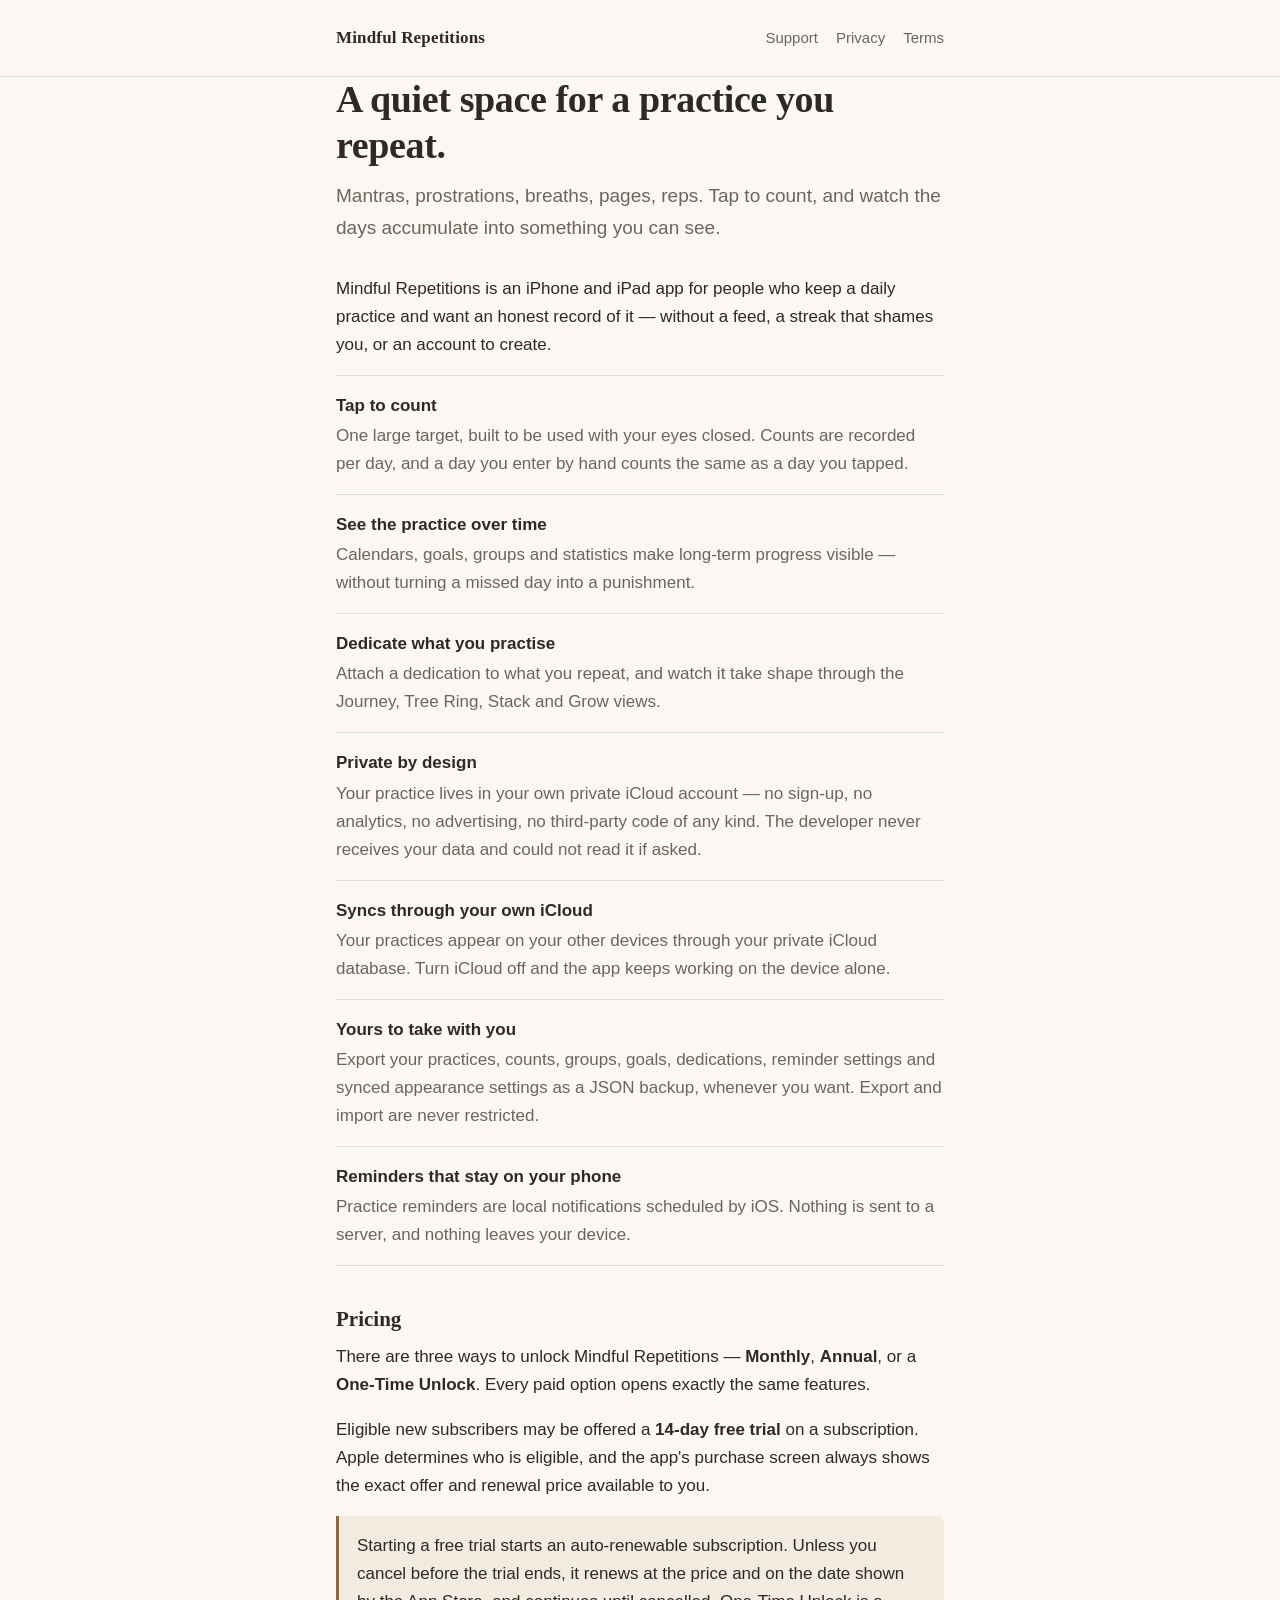
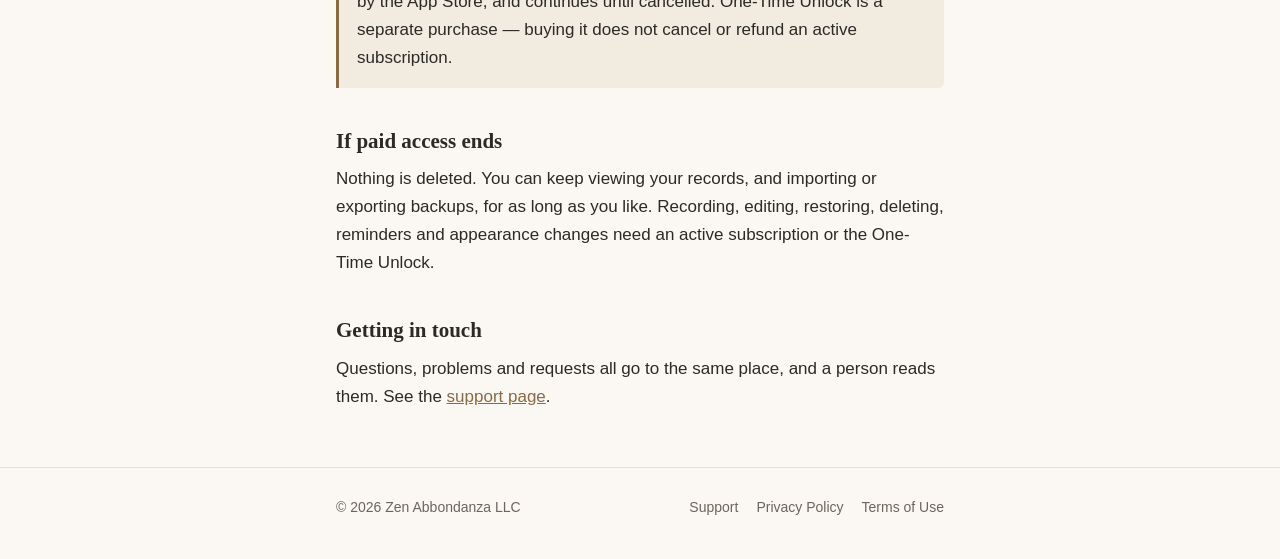
<file: index.html>
<!DOCTYPE html>
<html lang="en">
<head>
<meta charset="utf-8">
<meta name="viewport" content="width=device-width, initial-scale=1">
<title>Mindful Repetitions</title>
<meta name="description" content="A quiet space for a practice you repeat. Your practice stays on your device and in your own private iCloud account.">
<link rel="canonical" href="https://mindfulrepetitions.space/">
<meta property="og:type" content="website">
<meta property="og:title" content="Mindful Repetitions">
<meta property="og:description" content="A quiet space for a practice you repeat. Your practice stays on your device and in your own private iCloud account.">
<meta property="og:url" content="https://mindfulrepetitions.space/">
<link rel="icon" href="/icon.svg" type="image/svg+xml">
<link rel="stylesheet" href="/styles.css">
</head>
<body>

<a class="skip-link" href="#main">Skip to content</a>

<header class="site-header">
  <div class="wrap">
    <a class="wordmark" href="/">Mindful Repetitions</a>
    <nav class="site-nav">
      <a href="/support/">Support</a>
      <a href="/privacy/">Privacy</a>
      <a href="/terms/">Terms</a>
    </nav>
  </div>
</header>

<main class="wrap" id="main">

  <h1>A quiet space for a practice you repeat.</h1>

  <p class="lede">Mantras, prostrations, breaths, pages, reps. Tap to count, and watch
  the days accumulate into something you can see.</p>

  <p>Mindful Repetitions is an iPhone and iPad app for people who keep a daily practice and
  want an honest record of it — without a feed, a streak that shames you, or an account to
  create.</p>

  <ul class="features">
    <li>
      <b>Tap to count</b>
      <span>One large target, built to be used with your eyes closed. Counts are recorded
      per day, and a day you enter by hand counts the same as a day you tapped.</span>
    </li>
    <li>
      <b>See the practice over time</b>
      <span>Calendars, goals, groups and statistics make long-term progress visible —
      without turning a missed day into a punishment.</span>
    </li>
    <li>
      <b>Dedicate what you practise</b>
      <span>Attach a dedication to what you repeat, and watch it take shape through the
      Journey, Tree Ring, Stack and Grow views.</span>
    </li>
    <li>
      <b>Private by design</b>
      <span>Your practice lives in your own private iCloud account — no sign-up, no
      analytics, no advertising, no third-party code of any kind. The developer never
      receives your data and could not read it if asked.</span>
    </li>
    <li>
      <b>Syncs through your own iCloud</b>
      <span>Your practices appear on your other devices through your private iCloud
      database. Turn iCloud off and the app keeps working on the device alone.</span>
    </li>
    <li>
      <b>Yours to take with you</b>
      <span>Export your practices, counts, groups, goals, dedications, reminder settings and
      synced appearance settings as a JSON backup, whenever you want. Export and import are
      never restricted.</span>
    </li>
    <li>
      <b>Reminders that stay on your phone</b>
      <span>Practice reminders are local notifications scheduled by iOS. Nothing is sent to
      a server, and nothing leaves your device.</span>
    </li>
  </ul>

  <h2>Pricing</h2>

  <p>There are three ways to unlock Mindful Repetitions — <strong>Monthly</strong>,
  <strong>Annual</strong>, or a <strong>One-Time Unlock</strong>. Every paid option opens
  exactly the same features.</p>

  <p>Eligible new subscribers may be offered a <strong>14-day free trial</strong> on a
  subscription. Apple determines who is eligible, and the app's purchase screen always shows
  the exact offer and renewal price available to you.</p>

  <div class="note">
    <p>Starting a free trial starts an auto-renewable subscription. Unless you cancel before
    the trial ends, it renews at the price and on the date shown by the App Store, and
    continues until cancelled. One-Time Unlock is a separate purchase — buying it does not
    cancel or refund an active subscription.</p>
  </div>

  <h2>If paid access ends</h2>

  <p>Nothing is deleted. You can keep viewing your records, and importing or exporting
  backups, for as long as you like. Recording, editing, restoring, deleting, reminders and
  appearance changes need an active subscription or the One-Time Unlock.</p>

  <h2>Getting in touch</h2>

  <p>Questions, problems and requests all go to the same place, and a person reads them.
  See the <a href="/support/">support page</a>.</p>

</main>

<footer class="site-footer">
  <div class="wrap">
    <span>&copy; 2026 Zen Abbondanza LLC</span>
    <span class="footer-links">
      <a href="/support/">Support</a>
      <a href="/privacy/">Privacy Policy</a>
      <a href="/terms/">Terms of Use</a>
    </span>
  </div>
</footer>

</body>
</html>
</file>
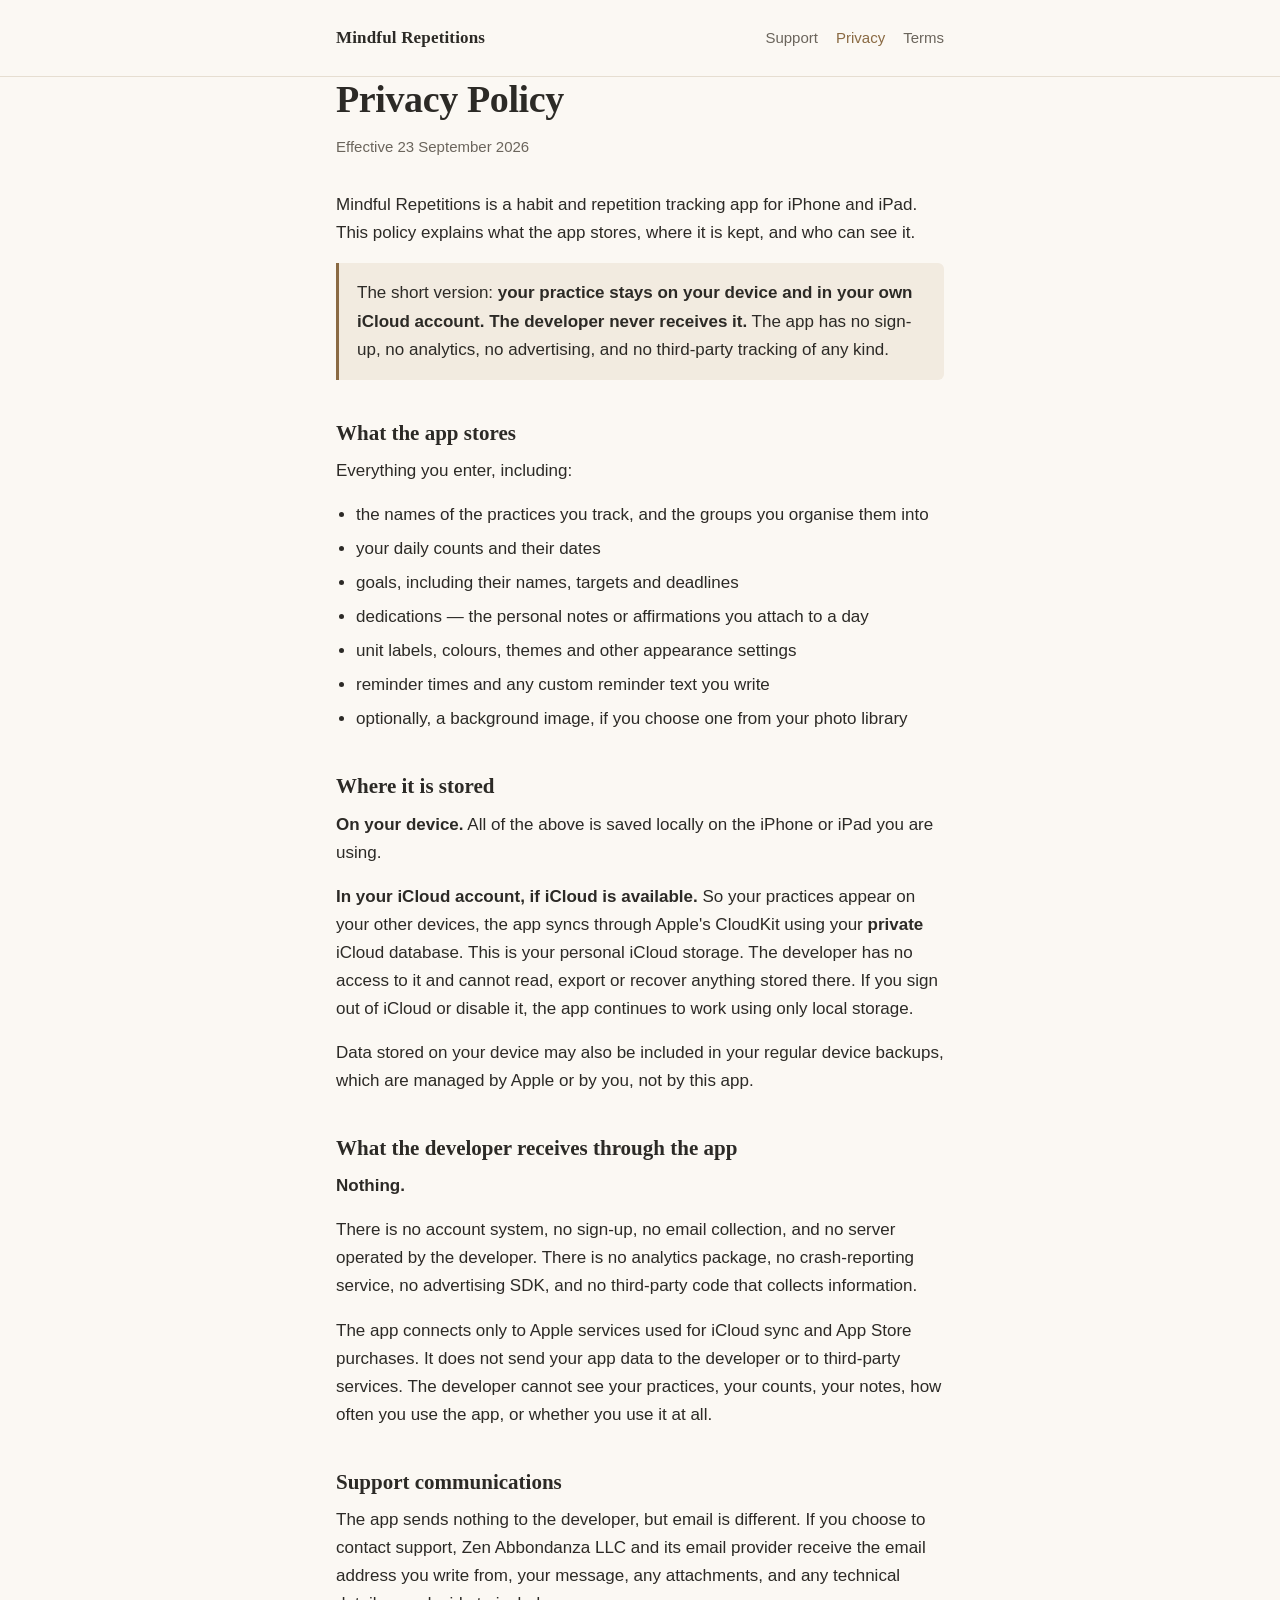
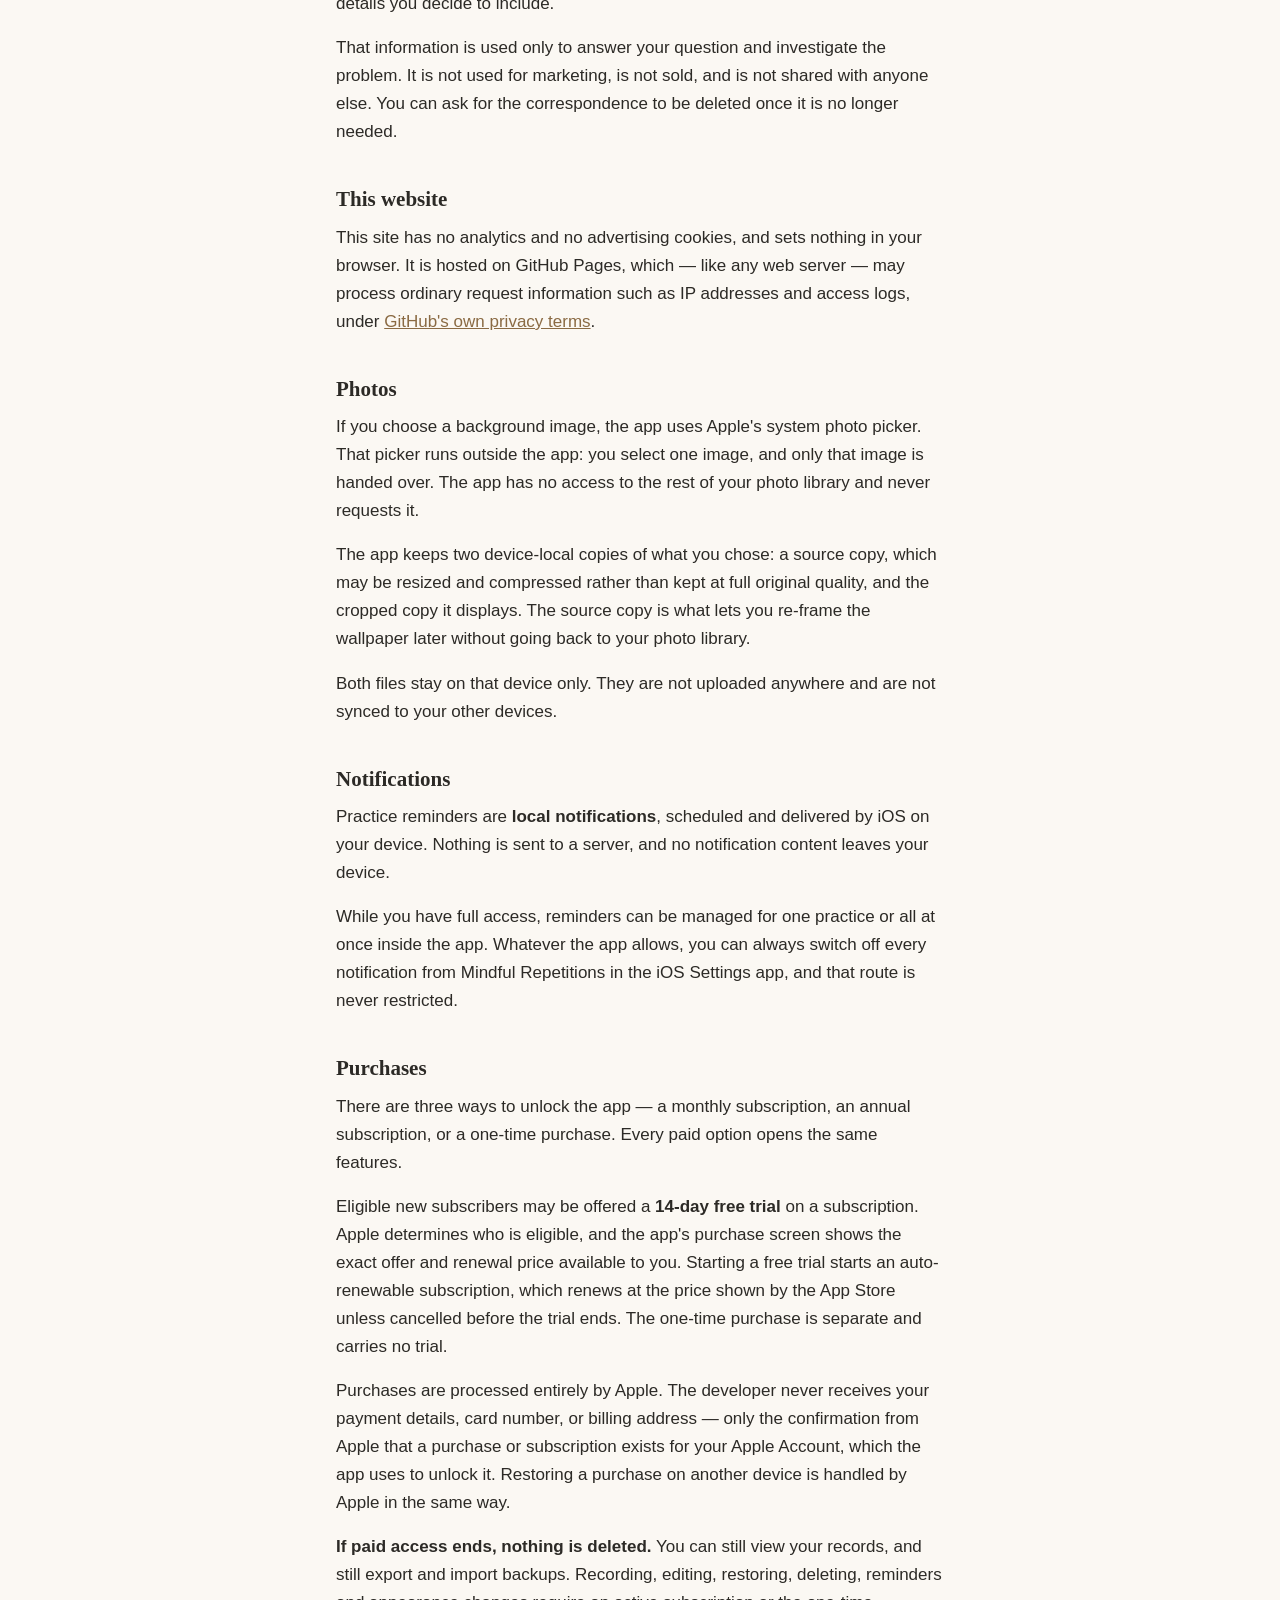
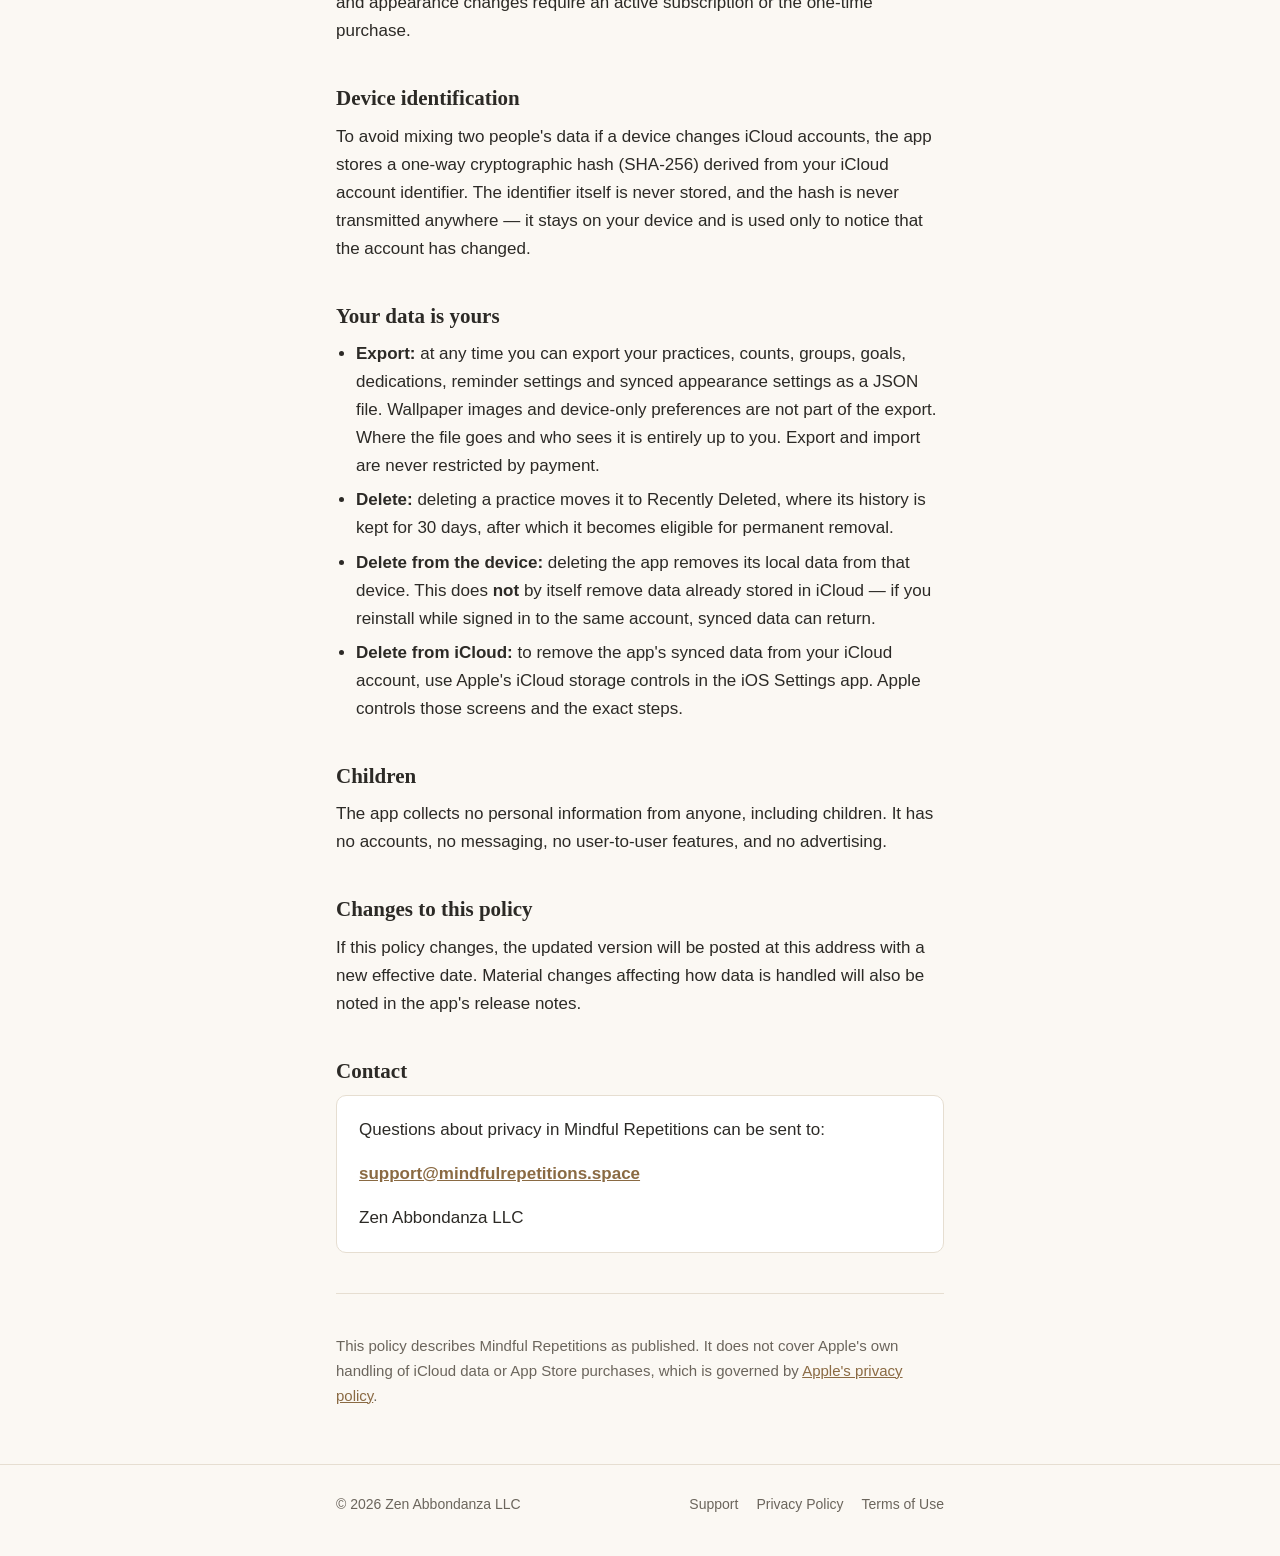
<file: privacy/index.html>
<!DOCTYPE html>
<html lang="en">
<head>
<meta charset="utf-8">
<meta name="viewport" content="width=device-width, initial-scale=1">
<title>Privacy Policy — Mindful Repetitions</title>
<meta name="description" content="Your practice stays on your device and in your own private iCloud account. The developer never receives it.">
<link rel="canonical" href="https://mindfulrepetitions.space/privacy/">
<link rel="icon" href="/icon.svg" type="image/svg+xml">
<link rel="stylesheet" href="/styles.css">
</head>
<body>

<a class="skip-link" href="#main">Skip to content</a>

<header class="site-header">
  <div class="wrap">
    <a class="wordmark" href="/">Mindful Repetitions</a>
    <nav class="site-nav">
      <a href="/support/">Support</a>
      <a href="/privacy/" aria-current="page">Privacy</a>
      <a href="/terms/">Terms</a>
    </nav>
  </div>
</header>

<main class="wrap" id="main">

  <h1>Privacy Policy</h1>

  <p class="effective">Effective 23 September 2026</p>

  <p>Mindful Repetitions is a habit and repetition tracking app for iPhone and iPad. This
  policy explains what the app stores, where it is kept, and who can see it.</p>

  <div class="note">
    <p>The short version: <strong>your practice stays on your device and in your own iCloud
    account. The developer never receives it.</strong> The app has no sign-up, no analytics,
    no advertising, and no third-party tracking of any kind.</p>
  </div>

  <h2>What the app stores</h2>

  <p>Everything you enter, including:</p>

  <ul>
    <li>the names of the practices you track, and the groups you organise them into</li>
    <li>your daily counts and their dates</li>
    <li>goals, including their names, targets and deadlines</li>
    <li>dedications — the personal notes or affirmations you attach to a day</li>
    <li>unit labels, colours, themes and other appearance settings</li>
    <li>reminder times and any custom reminder text you write</li>
    <li>optionally, a background image, if you choose one from your photo library</li>
  </ul>

  <h2>Where it is stored</h2>

  <p><strong>On your device.</strong> All of the above is saved locally on the iPhone or
  iPad you are using.</p>

  <p><strong>In your iCloud account, if iCloud is available.</strong> So your practices
  appear on your other devices, the app syncs through Apple's CloudKit using your
  <strong>private</strong> iCloud database. This is your personal iCloud storage. The
  developer has no access to it and cannot read, export or recover anything stored there.
  If you sign out of iCloud or disable it, the app continues to work using only local
  storage.</p>

  <p>Data stored on your device may also be included in your regular device backups, which
  are managed by Apple or by you, not by this app.</p>

  <h2>What the developer receives through the app</h2>

  <p><strong>Nothing.</strong></p>

  <p>There is no account system, no sign-up, no email collection, and no server operated by
  the developer. There is no analytics package, no crash-reporting service, no advertising
  SDK, and no third-party code that collects information.</p>

  <p>The app connects only to Apple services used for iCloud sync and App Store purchases.
  It does not send your app data to the developer or to third-party services. The developer
  cannot see your practices, your counts, your notes, how often you use the app, or whether
  you use it at all.</p>

  <h2>Support communications</h2>

  <p>The app sends nothing to the developer, but email is different. If you choose to
  contact support, Zen Abbondanza LLC and its email provider receive the email address you
  write from, your message, any attachments, and any technical details you decide to
  include.</p>

  <p>That information is used only to answer your question and investigate the problem. It
  is not used for marketing, is not sold, and is not shared with anyone else. You can ask
  for the correspondence to be deleted once it is no longer needed.</p>

  <h2>This website</h2>

  <p>This site has no analytics and no advertising cookies, and sets nothing in your
  browser. It is hosted on GitHub Pages, which — like any web server — may process ordinary
  request information such as IP addresses and access logs, under
  <a href="https://docs.github.com/en/site-policy/privacy-policies/github-general-privacy-statement">GitHub's
  own privacy terms</a>.</p>

  <h2>Photos</h2>

  <p>If you choose a background image, the app uses Apple's system photo picker. That picker
  runs outside the app: you select one image, and only that image is handed over. The app
  has no access to the rest of your photo library and never requests it.</p>

  <p>The app keeps two device-local copies of what you chose: a source copy, which may be
  resized and compressed rather than kept at full original quality, and the cropped copy it
  displays. The source copy is what lets you re-frame the wallpaper later without going back
  to your photo library.</p>

  <p>Both files stay on that device only. They are not uploaded anywhere and are not synced
  to your other devices.</p>

  <h2>Notifications</h2>

  <p>Practice reminders are <strong>local notifications</strong>, scheduled and delivered by
  iOS on your device. Nothing is sent to a server, and no notification content leaves your
  device.</p>

  <p>While you have full access, reminders can be managed for one practice or all at once
  inside the app. Whatever the app allows, you can always switch off every notification from
  Mindful Repetitions in the iOS Settings app, and that route is never restricted.</p>

  <h2>Purchases</h2>

  <p>There are three ways to unlock the app — a monthly subscription, an annual
  subscription, or a one-time purchase. Every paid option opens the same features.</p>

  <p>Eligible new subscribers may be offered a <strong>14-day free trial</strong> on a
  subscription. Apple determines who is eligible, and the app's purchase screen shows the
  exact offer and renewal price available to you. Starting a free trial starts an
  auto-renewable subscription, which renews at the price shown by the App Store unless
  cancelled before the trial ends. The one-time purchase is separate and carries no
  trial.</p>

  <p>Purchases are processed entirely by Apple. The developer never receives your payment
  details, card number, or billing address — only the confirmation from Apple that a
  purchase or subscription exists for your Apple Account, which the app uses to unlock it.
  Restoring a purchase on another device is handled by Apple in the same way.</p>

  <p><strong>If paid access ends, nothing is deleted.</strong> You can still view your
  records, and still export and import backups. Recording, editing, restoring, deleting,
  reminders and appearance changes require an active subscription or the one-time
  purchase.</p>

  <h2>Device identification</h2>

  <p>To avoid mixing two people's data if a device changes iCloud accounts, the app stores a
  one-way cryptographic hash (SHA-256) derived from your iCloud account identifier. The
  identifier itself is never stored, and the hash is never transmitted anywhere — it stays
  on your device and is used only to notice that the account has changed.</p>

  <h2>Your data is yours</h2>

  <ul>
    <li><strong>Export:</strong> at any time you can export your practices, counts, groups,
    goals, dedications, reminder settings and synced appearance settings as a JSON file.
    Wallpaper images and device-only preferences are not part of the export. Where the file
    goes and who sees it is entirely up to you. Export and import are never restricted by
    payment.</li>
    <li><strong>Delete:</strong> deleting a practice moves it to Recently Deleted, where its
    history is kept for 30 days, after which it becomes eligible for permanent removal.</li>
    <li><strong>Delete from the device:</strong> deleting the app removes its local data from
    that device. This does <strong>not</strong> by itself remove data already stored in
    iCloud — if you reinstall while signed in to the same account, synced data can
    return.</li>
    <li><strong>Delete from iCloud:</strong> to remove the app's synced data from your iCloud
    account, use Apple's iCloud storage controls in the iOS Settings app. Apple controls
    those screens and the exact steps.</li>
  </ul>

  <h2>Children</h2>

  <p>The app collects no personal information from anyone, including children. It has no
  accounts, no messaging, no user-to-user features, and no advertising.</p>

  <h2>Changes to this policy</h2>

  <p>If this policy changes, the updated version will be posted at this address with a new
  effective date. Material changes affecting how data is handled will also be noted in the
  app's release notes.</p>

  <h2>Contact</h2>

  <div class="contact">
    <p>Questions about privacy in Mindful Repetitions can be sent to:</p>
    <p><a href="mailto:support@mindfulrepetitions.space">support@mindfulrepetitions.space</a></p>
    <p>Zen Abbondanza LLC</p>
  </div>

  <hr>

  <p class="effective">This policy describes Mindful Repetitions as published. It does not
  cover Apple's own handling of iCloud data or App Store purchases, which is governed by
  <a href="https://www.apple.com/legal/privacy/">Apple's privacy policy</a>.</p>

</main>

<footer class="site-footer">
  <div class="wrap">
    <span>&copy; 2026 Zen Abbondanza LLC</span>
    <span class="footer-links">
      <a href="/support/">Support</a>
      <a href="/privacy/">Privacy Policy</a>
      <a href="/terms/">Terms of Use</a>
    </span>
  </div>
</footer>

</body>
</html>
</file>
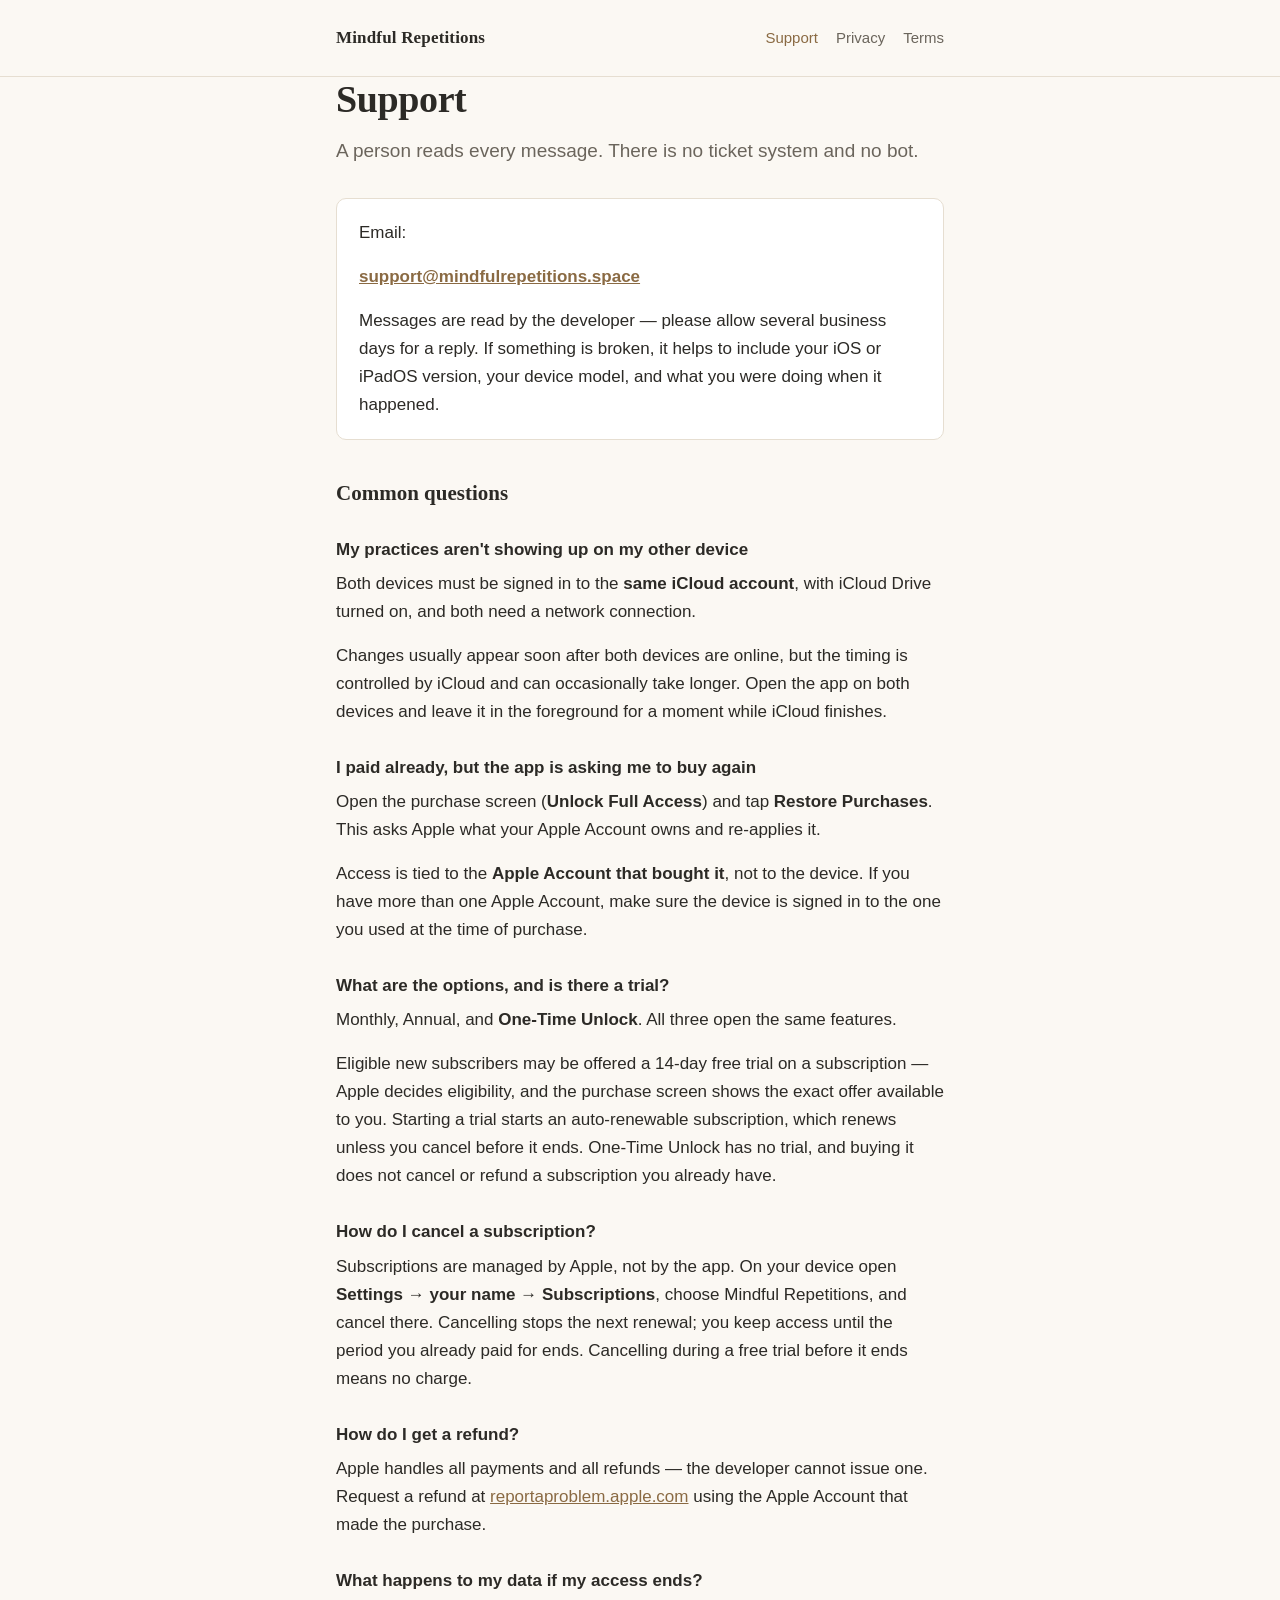
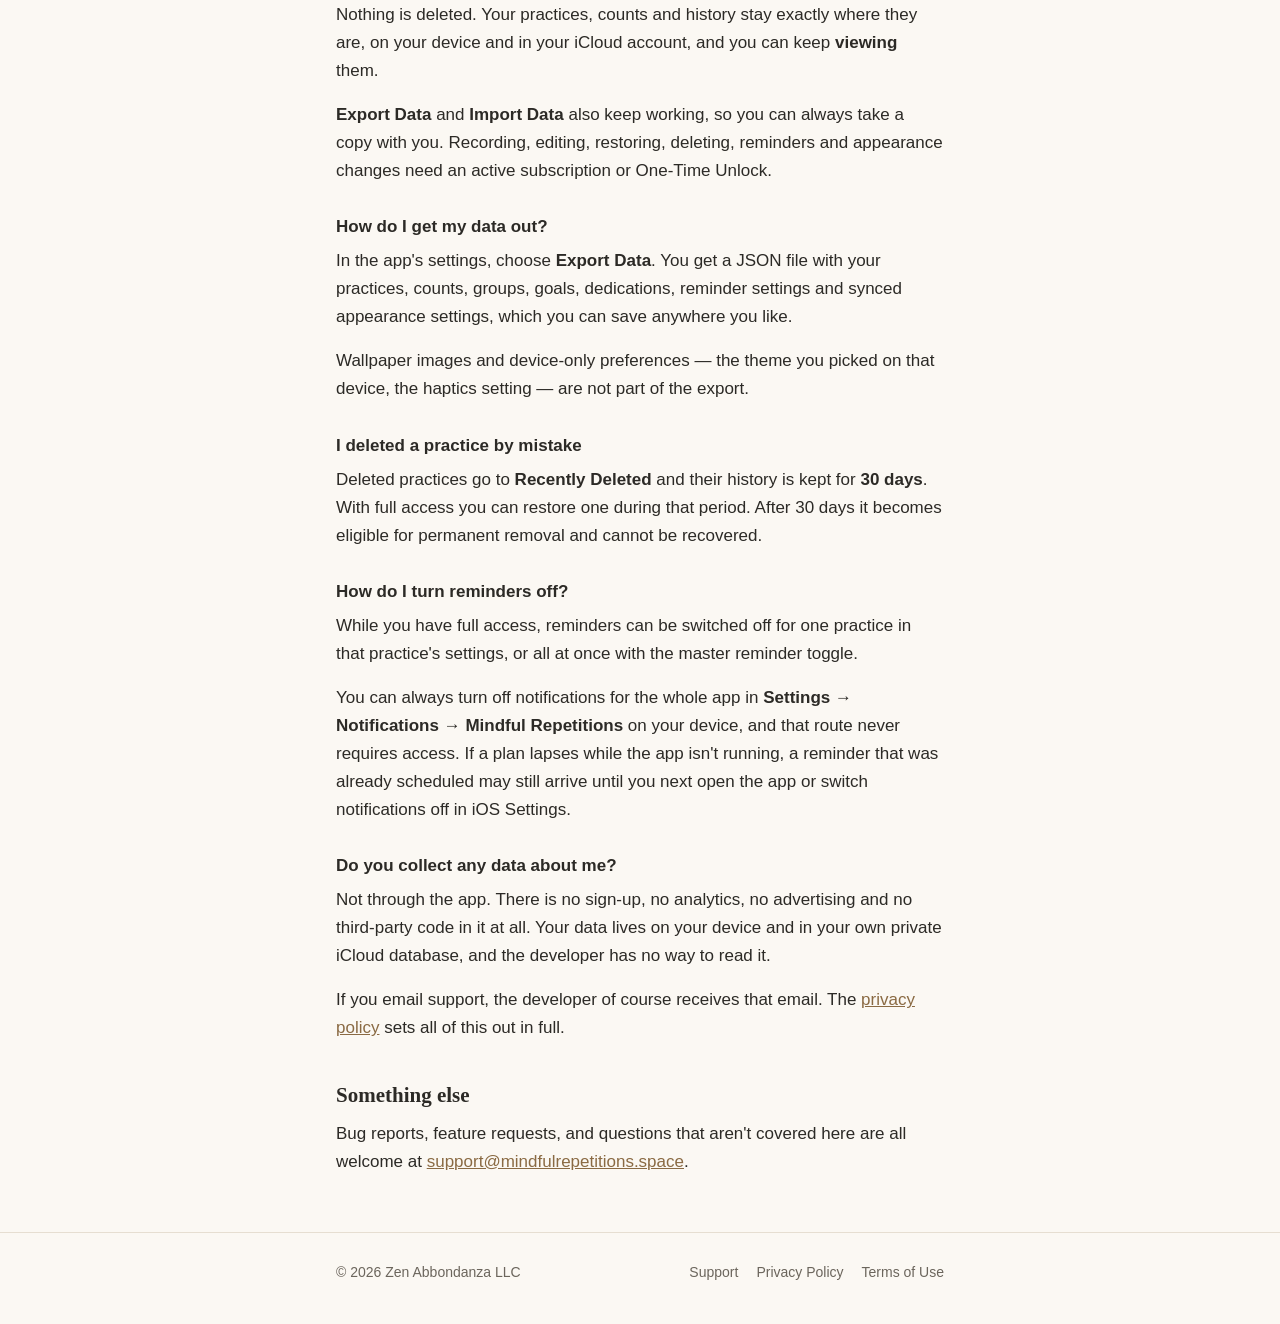
<file: support/index.html>
<!DOCTYPE html>
<html lang="en">
<head>
<meta charset="utf-8">
<meta name="viewport" content="width=device-width, initial-scale=1">
<title>Support — Mindful Repetitions</title>
<meta name="description" content="Help with Mindful Repetitions: syncing, purchases, exporting your data, and how to reach a person.">
<link rel="canonical" href="https://mindfulrepetitions.space/support/">
<link rel="icon" href="/icon.svg" type="image/svg+xml">
<link rel="stylesheet" href="/styles.css">
</head>
<body>

<a class="skip-link" href="#main">Skip to content</a>

<header class="site-header">
  <div class="wrap">
    <a class="wordmark" href="/">Mindful Repetitions</a>
    <nav class="site-nav">
      <a href="/support/" aria-current="page">Support</a>
      <a href="/privacy/">Privacy</a>
      <a href="/terms/">Terms</a>
    </nav>
  </div>
</header>

<main class="wrap" id="main">

  <h1>Support</h1>

  <p class="lede">A person reads every message. There is no ticket system and no bot.</p>

  <div class="contact">
    <p>Email:</p>
    <p><a href="mailto:support@mindfulrepetitions.space">support@mindfulrepetitions.space</a></p>
    <p>Messages are read by the developer — please allow several business days for a reply.
    If something is broken, it helps to include your iOS or iPadOS version, your device
    model, and what you were doing when it happened.</p>
  </div>

  <h2>Common questions</h2>

  <h3>My practices aren't showing up on my other device</h3>

  <p>Both devices must be signed in to the <strong>same iCloud account</strong>, with iCloud
  Drive turned on, and both need a network connection.</p>

  <p>Changes usually appear soon after both devices are online, but the timing is controlled
  by iCloud and can occasionally take longer. Open the app on both devices and leave it in
  the foreground for a moment while iCloud finishes.</p>

  <h3>I paid already, but the app is asking me to buy again</h3>

  <p>Open the purchase screen (<strong>Unlock Full Access</strong>) and tap
  <strong>Restore Purchases</strong>. This asks Apple what your Apple Account owns and
  re-applies it.</p>

  <p>Access is tied to the <strong>Apple Account that bought it</strong>, not to the device.
  If you have more than one Apple Account, make sure the device is signed in to the one you
  used at the time of purchase.</p>

  <h3>What are the options, and is there a trial?</h3>

  <p>Monthly, Annual, and <strong>One-Time Unlock</strong>. All three open the same
  features.</p>

  <p>Eligible new subscribers may be offered a 14-day free trial on a subscription — Apple
  decides eligibility, and the purchase screen shows the exact offer available to you.
  Starting a trial starts an auto-renewable subscription, which renews unless you cancel
  before it ends. One-Time Unlock has no trial, and buying it does not cancel or refund a
  subscription you already have.</p>

  <h3>How do I cancel a subscription?</h3>

  <p>Subscriptions are managed by Apple, not by the app. On your device open <strong>Settings
  → your name → Subscriptions</strong>, choose Mindful Repetitions, and cancel there.
  Cancelling stops the next renewal; you keep access until the period you already paid for
  ends. Cancelling during a free trial before it ends means no charge.</p>

  <h3>How do I get a refund?</h3>

  <p>Apple handles all payments and all refunds — the developer cannot issue one. Request a
  refund at <a href="https://reportaproblem.apple.com">reportaproblem.apple.com</a> using
  the Apple Account that made the purchase.</p>

  <h3>What happens to my data if my access ends?</h3>

  <p>Nothing is deleted. Your practices, counts and history stay exactly where they are, on
  your device and in your iCloud account, and you can keep <strong>viewing</strong> them.</p>

  <p><strong>Export Data</strong> and <strong>Import Data</strong> also keep working, so you
  can always take a copy with you. Recording, editing, restoring, deleting, reminders and
  appearance changes need an active subscription or One-Time Unlock.</p>

  <h3>How do I get my data out?</h3>

  <p>In the app's settings, choose <strong>Export Data</strong>. You get a JSON file with
  your practices, counts, groups, goals, dedications, reminder settings and synced
  appearance settings, which you can save anywhere you like.</p>

  <p>Wallpaper images and device-only preferences — the theme you picked on that device, the
  haptics setting — are not part of the export.</p>

  <h3>I deleted a practice by mistake</h3>

  <p>Deleted practices go to <strong>Recently Deleted</strong> and their history is kept for
  <strong>30 days</strong>. With full access you can restore one during that period. After
  30 days it becomes eligible for permanent removal and cannot be recovered.</p>

  <h3>How do I turn reminders off?</h3>

  <p>While you have full access, reminders can be switched off for one practice in that
  practice's settings, or all at once with the master reminder toggle.</p>

  <p>You can always turn off notifications for the whole app in <strong>Settings →
  Notifications → Mindful Repetitions</strong> on your device, and that route never
  requires access. If a plan lapses while the app isn't running, a reminder that was already
  scheduled may still arrive until you next open the app or switch notifications off in iOS
  Settings.</p>

  <h3>Do you collect any data about me?</h3>

  <p>Not through the app. There is no sign-up, no analytics, no advertising and no
  third-party code in it at all. Your data lives on your device and in your own private
  iCloud database, and the developer has no way to read it.</p>

  <p>If you email support, the developer of course receives that email. The
  <a href="/privacy/">privacy policy</a> sets all of this out in full.</p>

  <h2>Something else</h2>

  <p>Bug reports, feature requests, and questions that aren't covered here are all welcome
  at <a href="mailto:support@mindfulrepetitions.space">support@mindfulrepetitions.space</a>.</p>

</main>

<footer class="site-footer">
  <div class="wrap">
    <span>&copy; 2026 Zen Abbondanza LLC</span>
    <span class="footer-links">
      <a href="/support/">Support</a>
      <a href="/privacy/">Privacy Policy</a>
      <a href="/terms/">Terms of Use</a>
    </span>
  </div>
</footer>

</body>
</html>
</file>
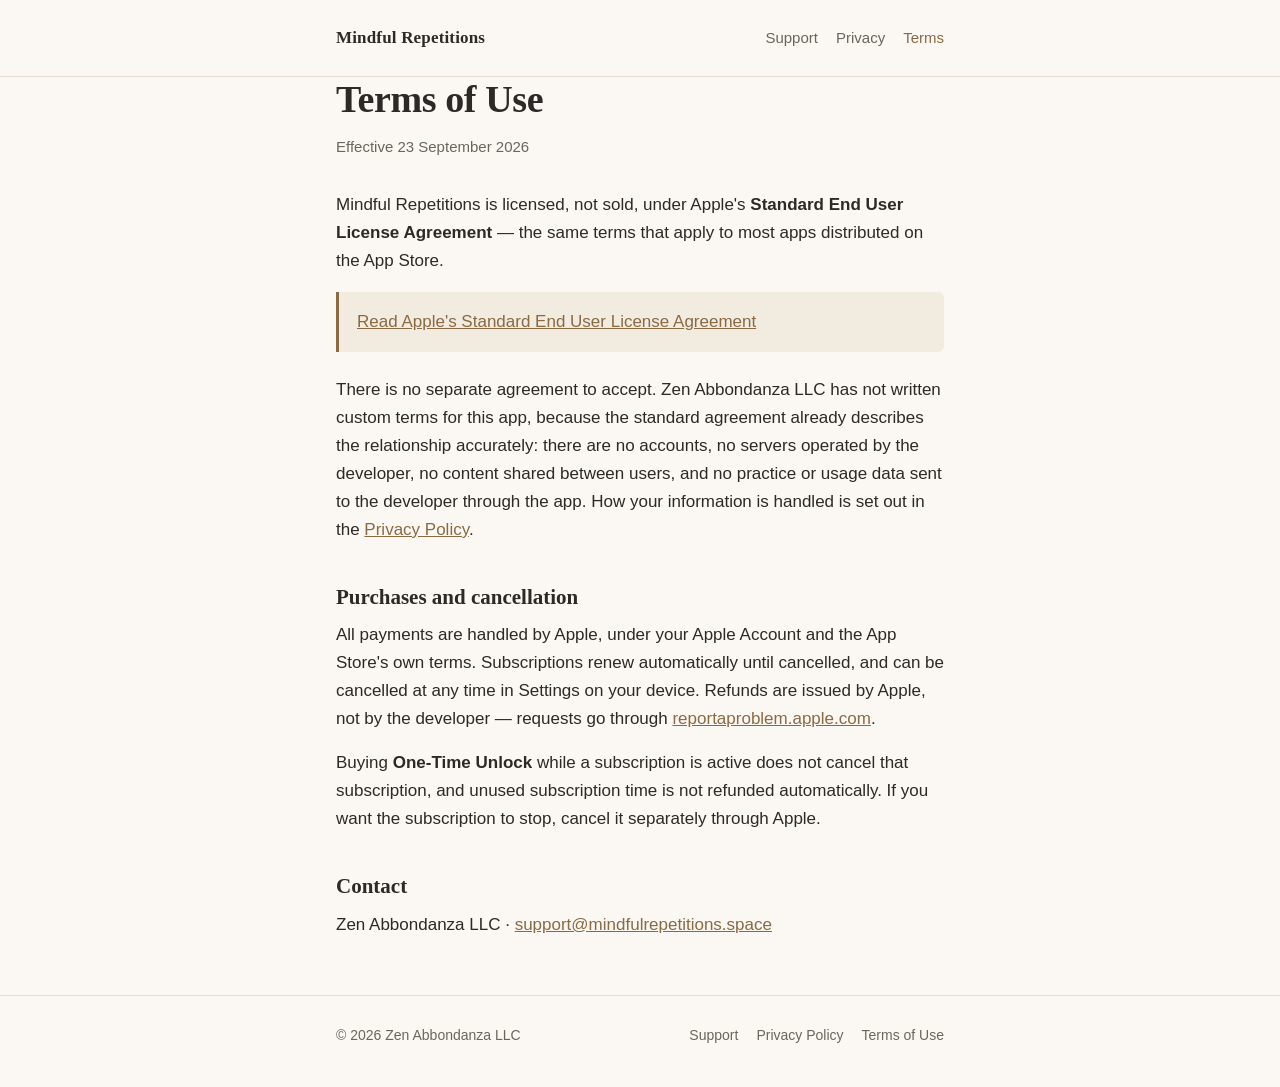
<file: terms/index.html>
<!DOCTYPE html>
<html lang="en">
<head>
<meta charset="utf-8">
<meta name="viewport" content="width=device-width, initial-scale=1">
<title>Terms of Use — Mindful Repetitions</title>
<meta name="description" content="Mindful Repetitions is licensed under Apple's standard End User License Agreement.">
<link rel="canonical" href="https://mindfulrepetitions.space/terms/">
<link rel="icon" href="/icon.svg" type="image/svg+xml">
<link rel="stylesheet" href="/styles.css">
</head>
<body>

<a class="skip-link" href="#main">Skip to content</a>

<header class="site-header">
  <div class="wrap">
    <a class="wordmark" href="/">Mindful Repetitions</a>
    <nav class="site-nav">
      <a href="/support/">Support</a>
      <a href="/privacy/">Privacy</a>
      <a href="/terms/" aria-current="page">Terms</a>
    </nav>
  </div>
</header>

<main class="wrap" id="main">

  <h1>Terms of Use</h1>

  <p class="effective">Effective 23 September 2026</p>

  <p>Mindful Repetitions is licensed, not sold, under Apple's <strong>Standard End User
  License Agreement</strong> — the same terms that apply to most apps distributed on the
  App Store.</p>

  <div class="note">
    <p><a href="https://www.apple.com/legal/internet-services/itunes/dev/stdeula/">Read
    Apple's Standard End User License Agreement</a></p>
  </div>

  <p>There is no separate agreement to accept. Zen Abbondanza LLC has not written custom
  terms for this app, because the standard agreement already describes the relationship
  accurately: there are no accounts, no servers operated by the developer, no content
  shared between users, and no practice or usage data sent to the developer through the
  app. How your information is handled is set out in the
  <a href="/privacy/">Privacy Policy</a>.</p>

  <h2>Purchases and cancellation</h2>

  <p>All payments are handled by Apple, under your Apple Account and the App Store's own
  terms. Subscriptions renew automatically until cancelled, and can be cancelled at any
  time in Settings on your device. Refunds are issued by Apple, not by the developer —
  requests go through <a href="https://reportaproblem.apple.com">reportaproblem.apple.com</a>.</p>

  <p>Buying <strong>One-Time Unlock</strong> while a subscription is active does not cancel
  that subscription, and unused subscription time is not refunded automatically. If you want
  the subscription to stop, cancel it separately through Apple.</p>

  <h2>Contact</h2>

  <p>Zen Abbondanza LLC &middot; <a href="mailto:support@mindfulrepetitions.space">support@mindfulrepetitions.space</a></p>

</main>

<footer class="site-footer">
  <div class="wrap">
    <span>&copy; 2026 Zen Abbondanza LLC</span>
    <span class="footer-links">
      <a href="/support/">Support</a>
      <a href="/privacy/">Privacy Policy</a>
      <a href="/terms/">Terms of Use</a>
    </span>
  </div>
</footer>

</body>
</html>
</file>
<file: styles.css>
/* Mindful Repetitions — shared styles */

:root {
  --bg: #fbf8f3;
  --surface: #ffffff;
  --text: #2c2a26;
  --muted: #6b655c;
  --rule: #e6ded1;
  --accent: #8a6a43;
  --accent-soft: #f2ebe0;
  --max: 40rem;
}

:root:not([data-theme="light"]) {
  color-scheme: light dark;
}

@media (prefers-color-scheme: dark) {
  :root:not([data-theme="light"]) {
    --bg: #161513;
    --surface: #1f1d1a;
    --text: #e9e4da;
    --muted: #a49c8f;
    --rule: #33302b;
    --accent: #cfa871;
    --accent-soft: #262320;
  }
}

:root[data-theme="dark"] {
  --bg: #161513;
  --surface: #1f1d1a;
  --text: #e9e4da;
  --muted: #a49c8f;
  --rule: #33302b;
  --accent: #cfa871;
  --accent-soft: #262320;
}

* { box-sizing: border-box; }

html { -webkit-text-size-adjust: 100%; }

body {
  margin: 0;
  background: var(--bg);
  color: var(--text);
  font-family: -apple-system, BlinkMacSystemFont, "Segoe UI", Roboto, Helvetica, Arial, sans-serif;
  font-size: 1.0625rem;
  line-height: 1.65;
  -webkit-font-smoothing: antialiased;
}

.wrap {
  max-width: var(--max);
  margin: 0 auto;
  padding: 0 1rem;
}

/* Header */

.site-header {
  border-bottom: 1px solid var(--rule);
  padding: 1.5rem 0;
}

.site-header .wrap {
  display: flex;
  flex-wrap: wrap;
  gap: 0.5rem 1.25rem;
  align-items: baseline;
  justify-content: space-between;
}

.wordmark {
  font-family: ui-serif, "Iowan Old Style", Georgia, serif;
  font-size: 1.0625rem;
  font-weight: 600;
  letter-spacing: 0.01em;
  color: var(--text);
  text-decoration: none;
}

.site-nav {
  display: flex;
  gap: 1.125rem;
  font-size: 0.9375rem;
}

.site-nav a { color: var(--muted); text-decoration: none; }
.site-nav a:hover,
.site-nav a[aria-current="page"] { color: var(--accent); }

/* Type */

main { padding: 2.5rem 0 1rem; }

h1 {
  font-family: ui-serif, "Iowan Old Style", Georgia, serif;
  font-size: clamp(1.75rem, 5vw, 2.375rem);
  line-height: 1.2;
  font-weight: 600;
  margin: 0 0 0.75rem;
  letter-spacing: -0.01em;
}

h2 {
  font-family: ui-serif, "Iowan Old Style", Georgia, serif;
  font-size: 1.3125rem;
  font-weight: 600;
  margin: 2.5rem 0 0.625rem;
  line-height: 1.3;
}

h3 {
  font-size: 1.0625rem;
  font-weight: 600;
  margin: 1.75rem 0 0.375rem;
}

p { margin: 0 0 1rem; }

a { color: var(--accent); }

.lede {
  font-size: 1.1875rem;
  color: var(--muted);
  margin-bottom: 2rem;
}

.effective {
  font-size: 0.9375rem;
  color: var(--muted);
  margin-bottom: 2rem;
}

ul { padding-left: 1.25rem; margin: 0 0 1rem; }
li { margin-bottom: 0.375rem; }

strong { font-weight: 600; }

hr {
  border: 0;
  border-top: 1px solid var(--rule);
  margin: 2.5rem 0;
}

/* Callout */

.note {
  background: var(--accent-soft);
  border-left: 3px solid var(--accent);
  border-radius: 0 6px 6px 0;
  padding: 1rem 1.125rem;
  margin: 0 0 1.5rem;
}

.note p:last-child { margin-bottom: 0; }

/* Contact block */

.contact {
  background: var(--surface);
  border: 1px solid var(--rule);
  border-radius: 10px;
  padding: 1.25rem 1.375rem;
  margin: 0 0 2rem;
}

.contact p:last-child { margin-bottom: 0; }

.contact a {
  font-weight: 600;
  font-size: 1.0625rem;
  overflow-wrap: anywhere;
}

/* Feature list */

.features { list-style: none; padding: 0; margin: 0 0 1.5rem; }

.features li {
  border-top: 1px solid var(--rule);
  padding: 1rem 0;
  margin: 0;
}

.features li:last-child { border-bottom: 1px solid var(--rule); }

.features b { display: block; margin-bottom: 0.125rem; }

.features span { color: var(--muted); }

/* Footer */

.site-footer {
  border-top: 1px solid var(--rule);
  margin-top: 3.5rem;
  padding: 1.75rem 0 2.5rem;
  font-size: 0.875rem;
  color: var(--muted);
}

.site-footer .wrap {
  display: flex;
  flex-wrap: wrap;
  gap: 0.5rem 1.25rem;
  justify-content: space-between;
}

.site-footer a { color: var(--muted); text-decoration: none; }
.site-footer a:hover { color: var(--accent); }

.footer-links { display: flex; flex-wrap: wrap; gap: 1.125rem; }

/* Skip link */

.skip-link {
  position: absolute;
  left: -9999px;
  top: 0;
  background: var(--accent);
  color: #fff;
  padding: 0.625rem 1rem;
  border-radius: 0 0 6px 0;
  z-index: 10;
}

.skip-link:focus { left: 0; }
</file>
